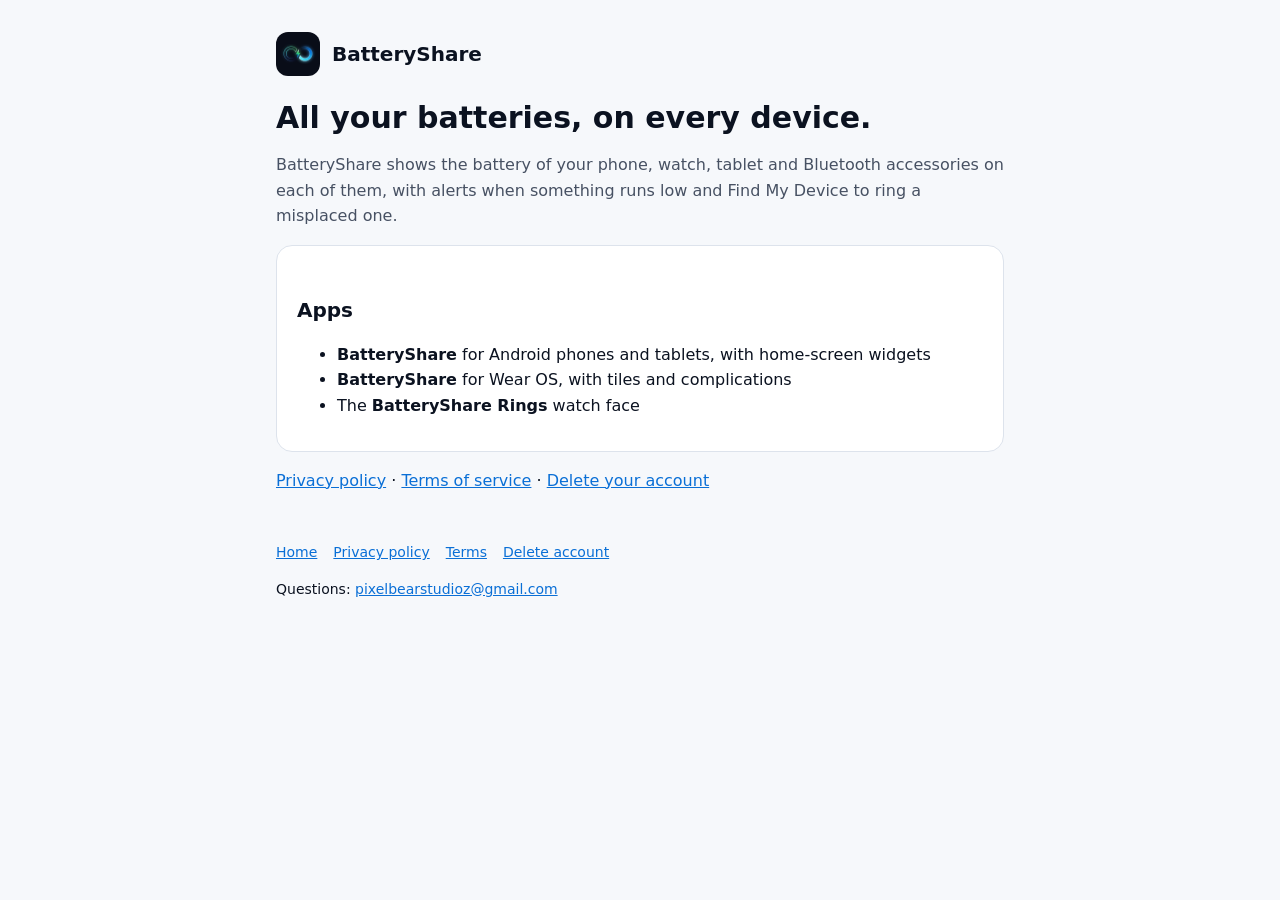
<file: index.html>
<!doctype html>
<html lang="en">
<head>
<meta charset="utf-8">
<meta name="viewport" content="width=device-width, initial-scale=1">
<title>Battery for all your devices · BatteryShare</title>
<meta name="description" content="BatteryShare: battery levels of your phone, watch, tablet and accessories in one place.">
<link rel="icon" href="icon.png">
<link rel="stylesheet" href="style.css">
</head>
<body>
<main>
<header><img src="icon.png" alt=""><a href="index.html">BatteryShare</a></header>

<h1>All your batteries, on every device.</h1>
<p class="muted">BatteryShare shows the battery of your phone, watch, tablet and Bluetooth accessories on each of them, with alerts when something runs low and Find My Device to ring a misplaced one.</p>
<div class="card">
<h2>Apps</h2>
<ul>
<li><strong>BatteryShare</strong> for Android phones and tablets, with home-screen widgets</li>
<li><strong>BatteryShare</strong> for Wear OS, with tiles and complications</li>
<li>The <strong>BatteryShare Rings</strong> watch face</li>
</ul>
</div>
<p><a href="privacy.html">Privacy policy</a> · <a href="terms.html">Terms of service</a> · <a href="delete-account.html">Delete your account</a></p>

<footer>
<nav><a href="index.html">Home</a><a href="privacy.html">Privacy policy</a><a href="terms.html">Terms</a><a href="delete-account.html">Delete account</a></nav>
<p>Questions: <a href="mailto:pixelbearstudioz@gmail.com">pixelbearstudioz@gmail.com</a></p>
</footer>
</main>
</body>
</html>
</file>
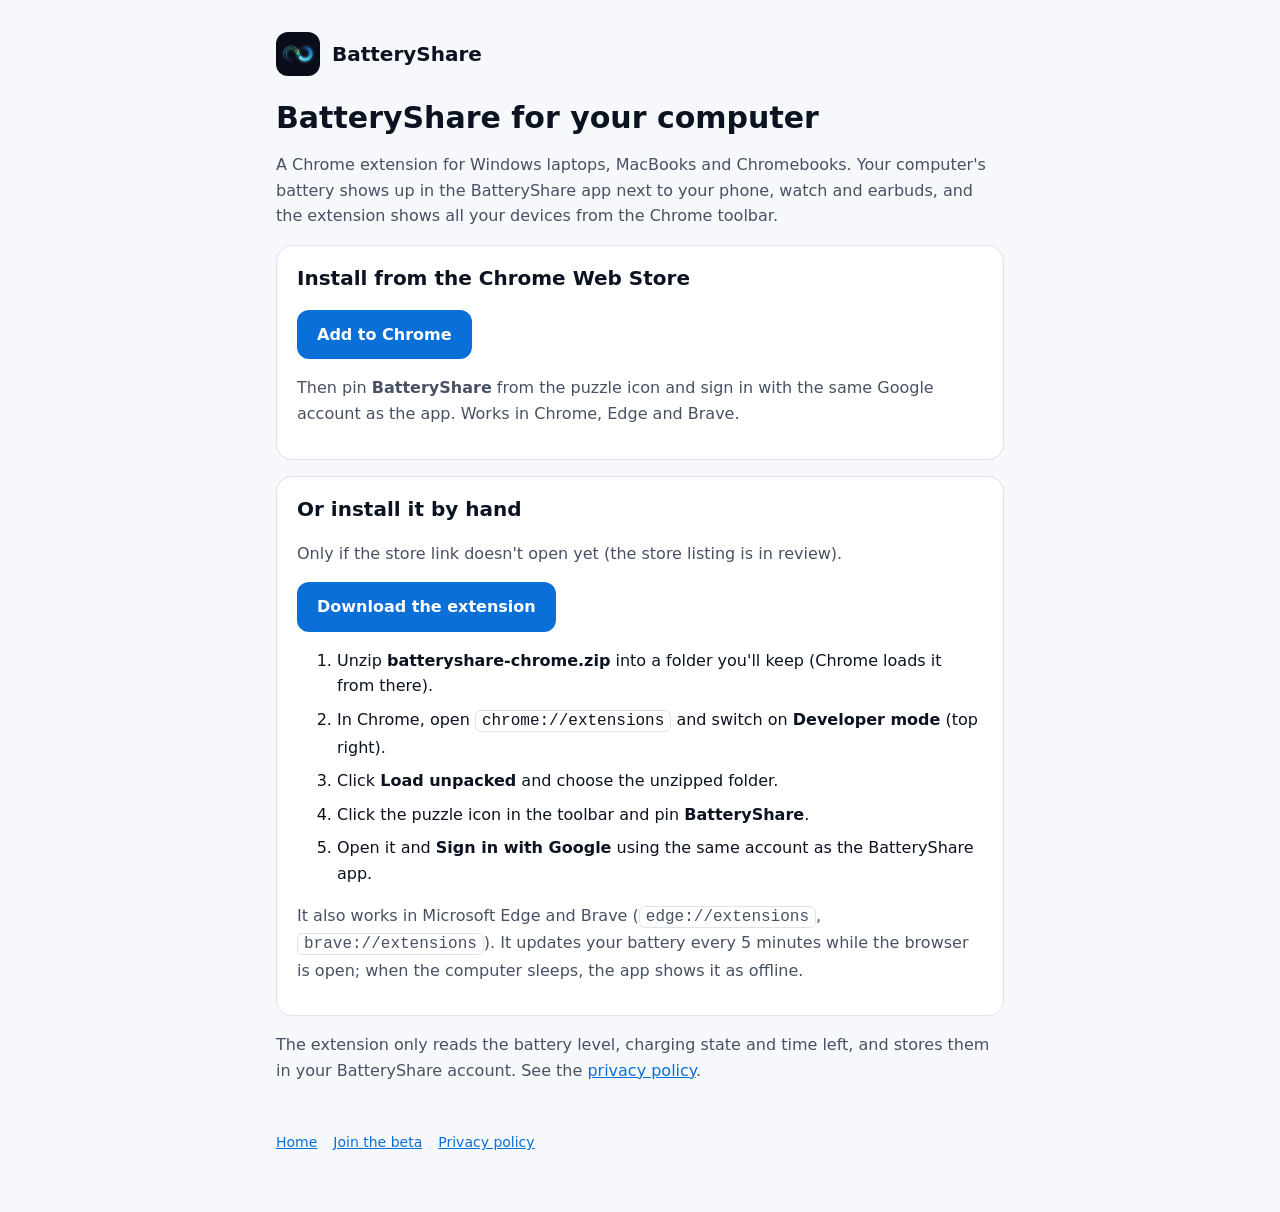
<file: computer.html>
<!doctype html>
<html lang="en">
<head>
<meta charset="utf-8">
<meta name="viewport" content="width=device-width, initial-scale=1">
<title>BatteryShare for your computer</title>
<meta name="description" content="Add your Windows laptop, MacBook or Chromebook to BatteryShare with the Chrome extension.">
<link rel="icon" href="icon.png">
<link rel="stylesheet" href="style.css">
<style>
.btn { display: inline-block; background: var(--accent); color: #fff; text-decoration: none; font-weight: 600; padding: 12px 20px; border-radius: 12px; }
ol li { margin: 8px 0; }
code { background: var(--card); border: 1px solid var(--line); border-radius: 6px; padding: 1px 6px; }
</style>
</head>
<body>
<main>
<header><img src="icon.png" alt=""><a href="index.html">BatteryShare</a></header>
<h1>BatteryShare for your computer</h1>
<p class="muted">A Chrome extension for Windows laptops, MacBooks and Chromebooks. Your computer's battery shows up in the BatteryShare app next to your phone, watch and earbuds, and the extension shows all your devices from the Chrome toolbar.</p>

<div class="card">
<h2 style="margin-top:0">Install from the Chrome Web Store</h2>
<p><a class="btn" href="https://chromewebstore.google.com/detail/memjhklnddockibbedjdppeneflbmanb" target="_blank" rel="noopener">Add to Chrome</a></p>
<p class="muted">Then pin <strong>BatteryShare</strong> from the puzzle icon and sign in with the same Google account as the app. Works in Chrome, Edge and Brave.</p>
</div>

<div class="card">
<h2 style="margin-top:0">Or install it by hand</h2>
<p class="muted">Only if the store link doesn't open yet (the store listing is in review).</p>
<p><a class="btn" href="batteryshare-chrome.zip" download>Download the extension</a></p>
<ol>
<li>Unzip <strong>batteryshare-chrome.zip</strong> into a folder you'll keep (Chrome loads it from there).</li>
<li>In Chrome, open <code>chrome://extensions</code> and switch on <strong>Developer mode</strong> (top right).</li>
<li>Click <strong>Load unpacked</strong> and choose the unzipped folder.</li>
<li>Click the puzzle icon in the toolbar and pin <strong>BatteryShare</strong>.</li>
<li>Open it and <strong>Sign in with Google</strong> using the same account as the BatteryShare app.</li>
</ol>
<p class="muted">It also works in Microsoft Edge and Brave (<code>edge://extensions</code>, <code>brave://extensions</code>). It updates your battery every 5 minutes while the browser is open; when the computer sleeps, the app shows it as offline.</p>
</div>

<p class="muted">The extension only reads the battery level, charging state and time left, and stores them in your BatteryShare account. See the <a href="privacy.html">privacy policy</a>.</p>

<footer>
<nav><a href="index.html">Home</a><a href="join.html">Join the beta</a><a href="privacy.html">Privacy policy</a></nav>
</footer>
</main>
</body>
</html>
</file>
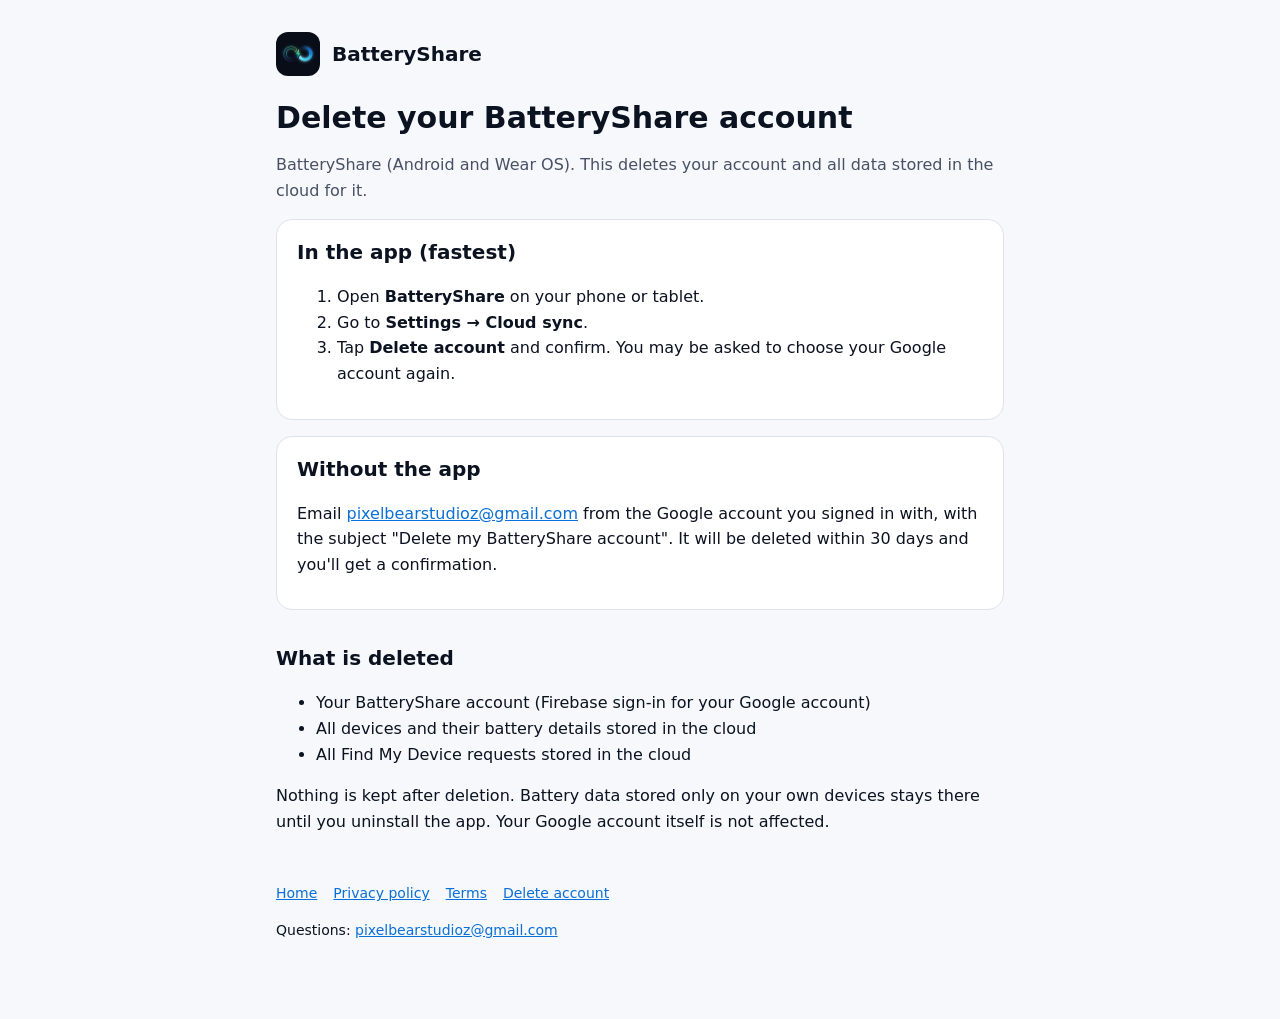
<file: delete-account.html>
<!doctype html>
<html lang="en">
<head>
<meta charset="utf-8">
<meta name="viewport" content="width=device-width, initial-scale=1">
<title>Delete your account · BatteryShare</title>
<meta name="description" content="How to delete your BatteryShare account and cloud data.">
<link rel="icon" href="icon.png">
<link rel="stylesheet" href="style.css">
</head>
<body>
<main>
<header><img src="icon.png" alt=""><a href="index.html">BatteryShare</a></header>

<h1>Delete your BatteryShare account</h1>
<p class="muted">BatteryShare (Android and Wear OS). This deletes your account and all data stored in the cloud for it.</p>
<div class="card">
<h2 style="margin-top:0">In the app (fastest)</h2>
<ol>
<li>Open <strong>BatteryShare</strong> on your phone or tablet.</li>
<li>Go to <strong>Settings → Cloud sync</strong>.</li>
<li>Tap <strong>Delete account</strong> and confirm. You may be asked to choose your Google account again.</li>
</ol>
</div>
<div class="card">
<h2 style="margin-top:0">Without the app</h2>
<p>Email <a href="mailto:pixelbearstudioz@gmail.com?subject=Delete%20my%20BatteryShare%20account">pixelbearstudioz@gmail.com</a> from the Google account you signed in with, with the subject "Delete my BatteryShare account". It will be deleted within 30 days and you'll get a confirmation.</p>
</div>
<h2>What is deleted</h2>
<ul>
<li>Your BatteryShare account (Firebase sign-in for your Google account)</li>
<li>All devices and their battery details stored in the cloud</li>
<li>All Find My Device requests stored in the cloud</li>
</ul>
<p>Nothing is kept after deletion. Battery data stored only on your own devices stays there until you uninstall the app. Your Google account itself is not affected.</p>

<footer>
<nav><a href="index.html">Home</a><a href="privacy.html">Privacy policy</a><a href="terms.html">Terms</a><a href="delete-account.html">Delete account</a></nav>
<p>Questions: <a href="mailto:pixelbearstudioz@gmail.com">pixelbearstudioz@gmail.com</a></p>
</footer>
</main>
</body>
</html>
</file>
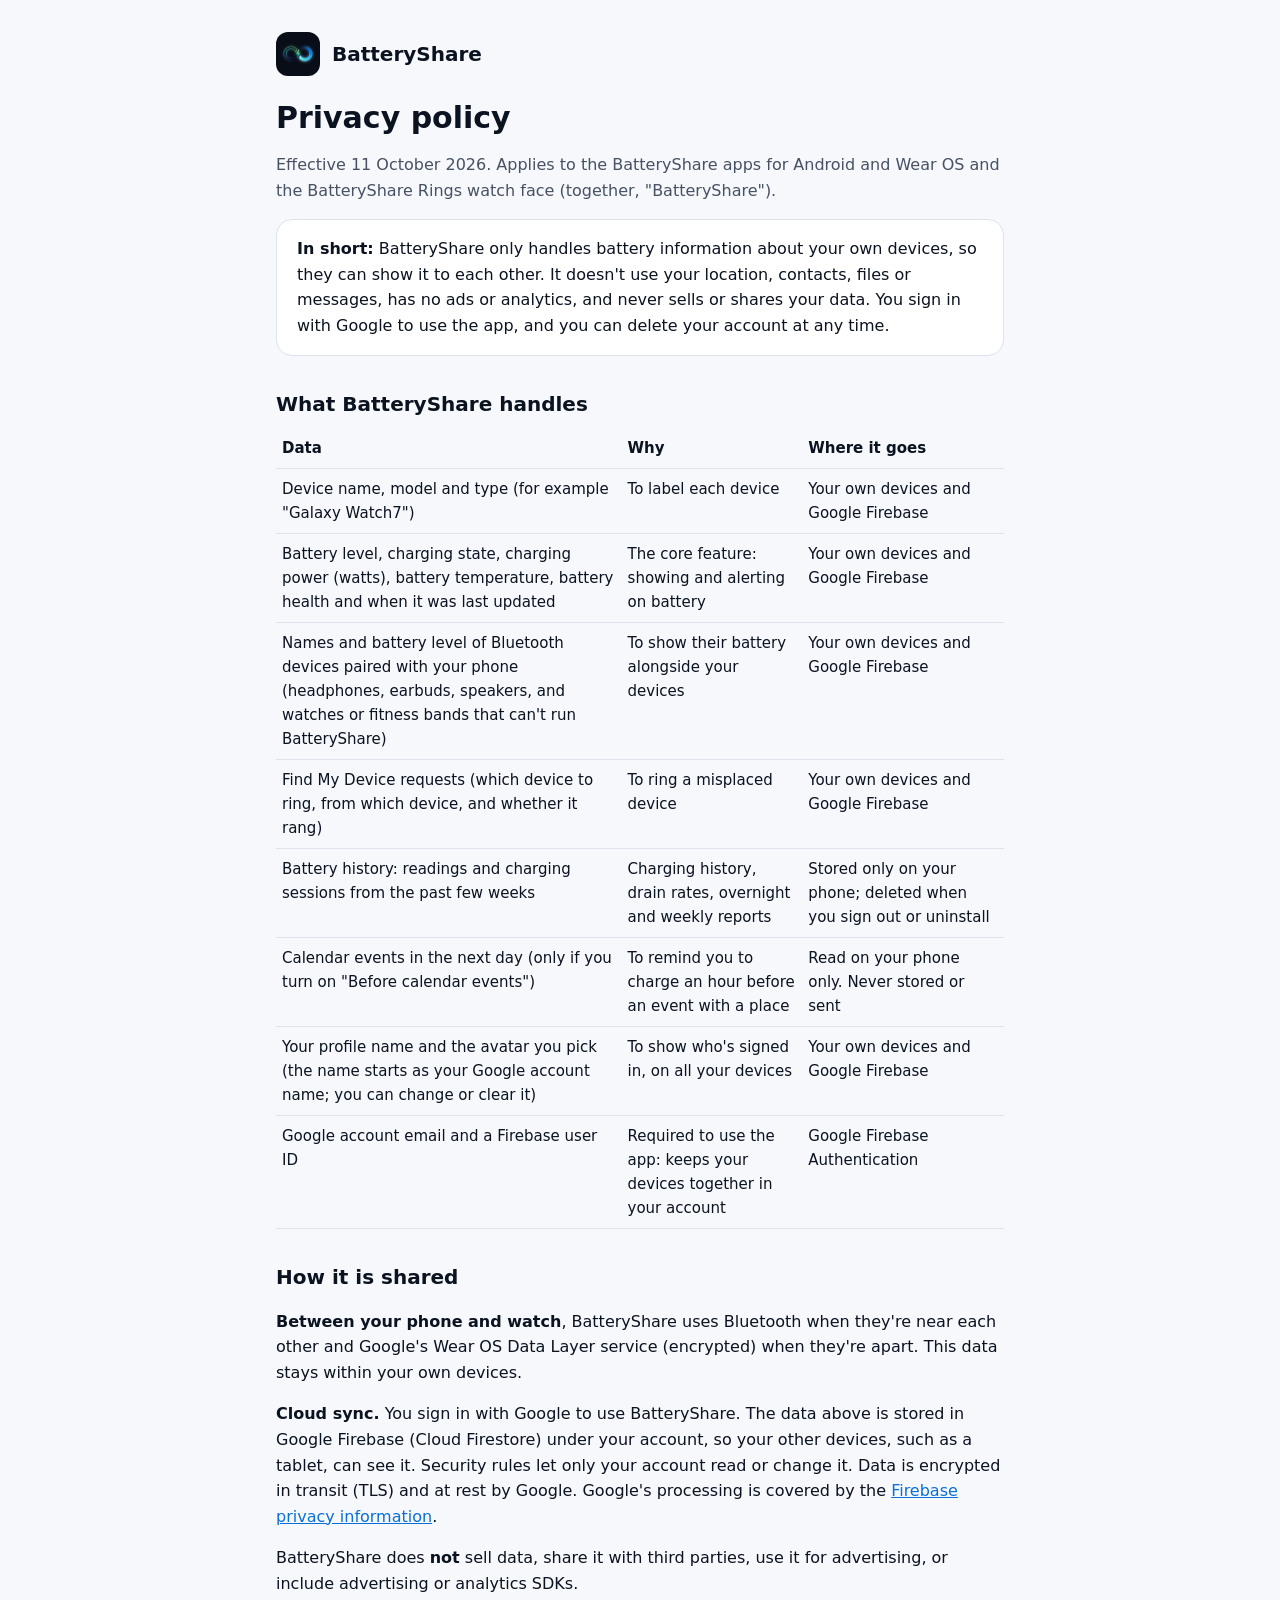
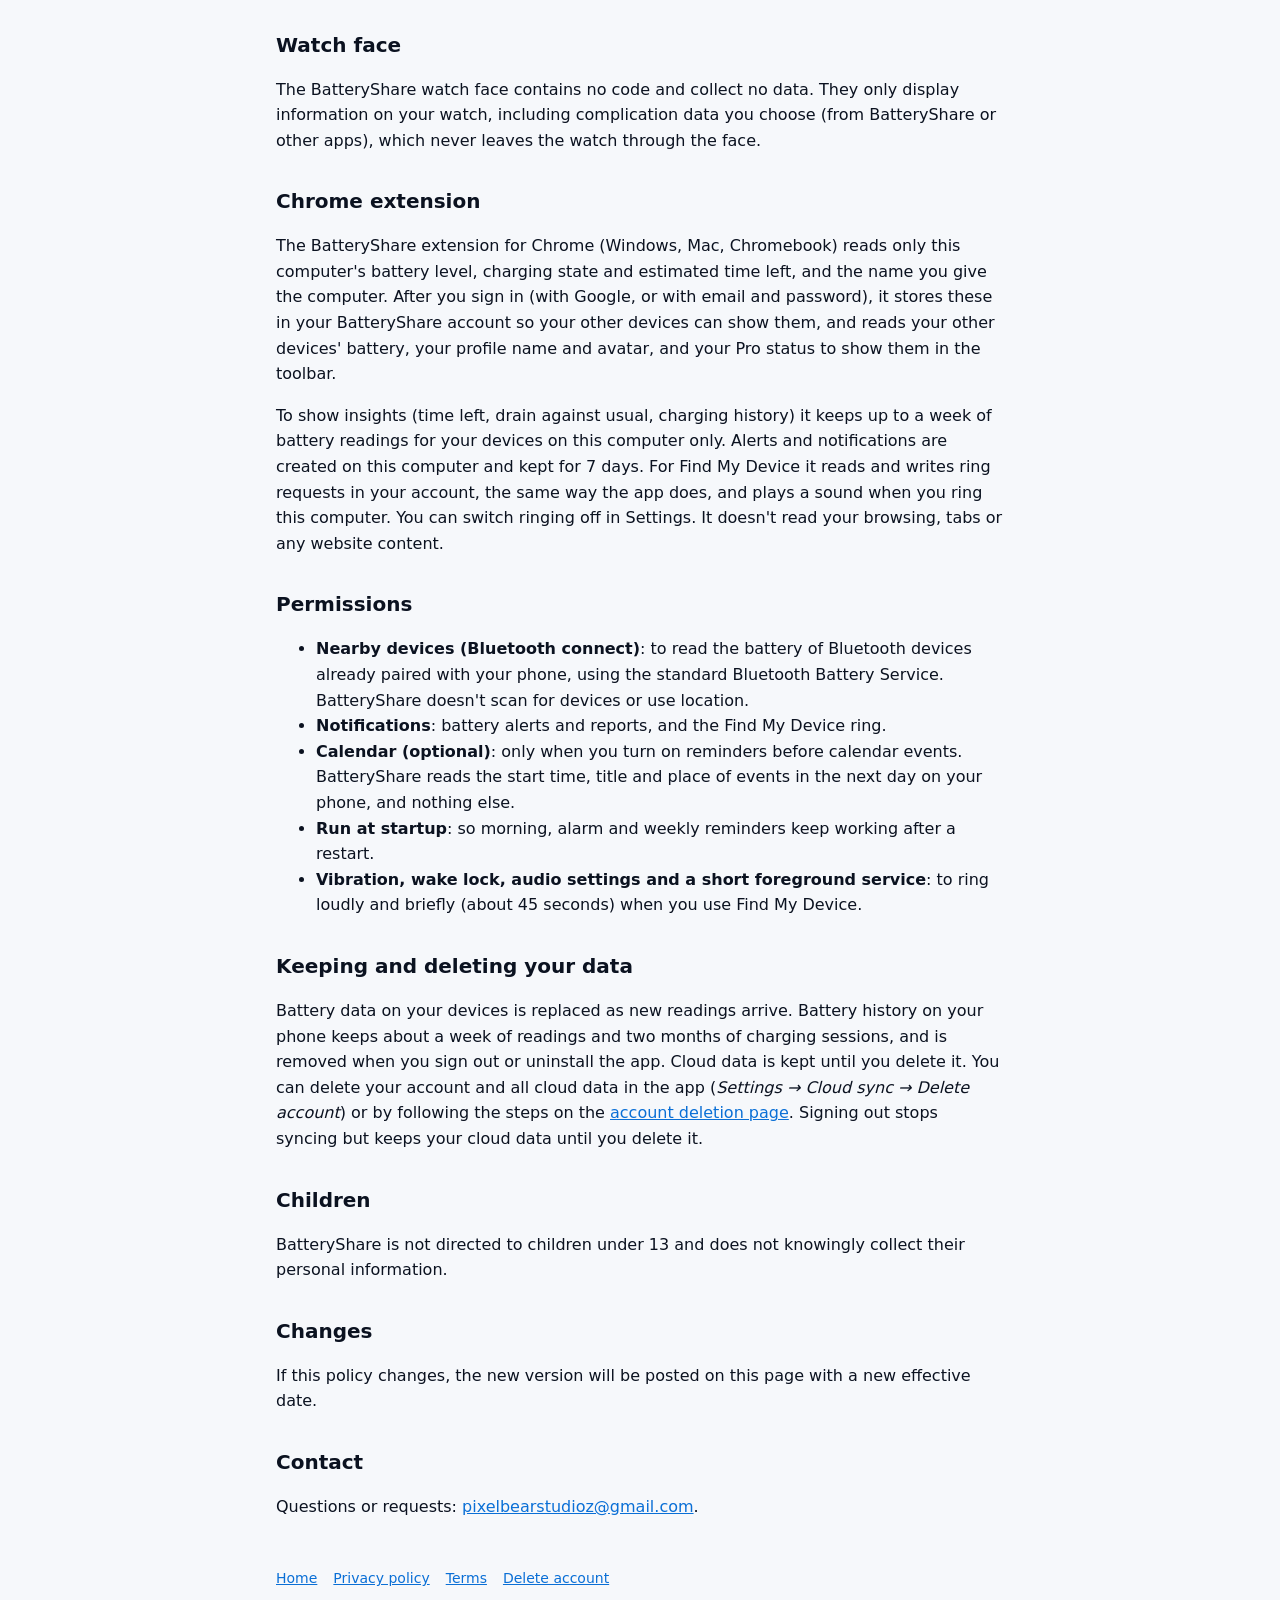
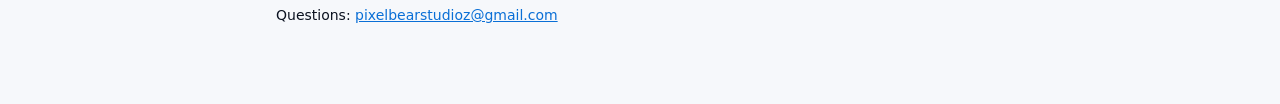
<file: privacy.html>
<!doctype html>
<html lang="en">
<head>
<meta charset="utf-8">
<meta name="viewport" content="width=device-width, initial-scale=1">
<title>Privacy policy · BatteryShare</title>
<meta name="description" content="BatteryShare privacy policy: what battery data is handled, how it's shared between your own devices, and how to delete it.">
<link rel="icon" href="icon.png">
<link rel="stylesheet" href="style.css">
</head>
<body>
<main>
<header><img src="icon.png" alt=""><a href="index.html">BatteryShare</a></header>

<h1>Privacy policy</h1>
<p class="muted">Effective 11 October 2026. Applies to the BatteryShare apps for Android and Wear OS and the BatteryShare Rings watch face (together, "BatteryShare").</p>

<div class="card"><strong>In short:</strong> BatteryShare only handles battery information about your own devices, so they can show it to each other. It doesn't use your location, contacts, files or messages, has no ads or analytics, and never sells or shares your data. You sign in with Google to use the app, and you can delete your account at any time.</div>

<h2>What BatteryShare handles</h2>
<table>
<tr><th>Data</th><th>Why</th><th>Where it goes</th></tr>
<tr><td>Device name, model and type (for example "Galaxy Watch7")</td><td>To label each device</td><td>Your own devices and Google Firebase</td></tr>
<tr><td>Battery level, charging state, charging power (watts), battery temperature, battery health and when it was last updated</td><td>The core feature: showing and alerting on battery</td><td>Your own devices and Google Firebase</td></tr>
<tr><td>Names and battery level of Bluetooth devices paired with your phone (headphones, earbuds, speakers, and watches or fitness bands that can't run BatteryShare)</td><td>To show their battery alongside your devices</td><td>Your own devices and Google Firebase</td></tr>
<tr><td>Find My Device requests (which device to ring, from which device, and whether it rang)</td><td>To ring a misplaced device</td><td>Your own devices and Google Firebase</td></tr>
<tr><td>Battery history: readings and charging sessions from the past few weeks</td><td>Charging history, drain rates, overnight and weekly reports</td><td>Stored only on your phone; deleted when you sign out or uninstall</td></tr>
<tr><td>Calendar events in the next day (only if you turn on "Before calendar events")</td><td>To remind you to charge an hour before an event with a place</td><td>Read on your phone only. Never stored or sent</td></tr>
<tr><td>Your profile name and the avatar you pick (the name starts as your Google account name; you can change or clear it)</td><td>To show who's signed in, on all your devices</td><td>Your own devices and Google Firebase</td></tr>
<tr><td>Google account email and a Firebase user ID</td><td>Required to use the app: keeps your devices together in your account</td><td>Google Firebase Authentication</td></tr>
</table>

<h2>How it is shared</h2>
<p><strong>Between your phone and watch</strong>, BatteryShare uses Bluetooth when they're near each other and Google's Wear OS Data Layer service (encrypted) when they're apart. This data stays within your own devices.</p>
<p><strong>Cloud sync.</strong> You sign in with Google to use BatteryShare. The data above is stored in Google Firebase (Cloud Firestore) under your account, so your other devices, such as a tablet, can see it. Security rules let only your account read or change it. Data is encrypted in transit (TLS) and at rest by Google. Google's processing is covered by the <a href="https://firebase.google.com/support/privacy">Firebase privacy information</a>.</p>
<p>BatteryShare does <strong>not</strong> sell data, share it with third parties, use it for advertising, or include advertising or analytics SDKs.</p>

<h2>Watch face</h2>
<p>The BatteryShare watch face contains no code and collect no data. They only display information on your watch, including complication data you choose (from BatteryShare or other apps), which never leaves the watch through the face.</p>

<h2>Chrome extension</h2>
<p>The BatteryShare extension for Chrome (Windows, Mac, Chromebook) reads only this computer's battery level, charging state and estimated time left, and the name you give the computer. After you sign in (with Google, or with email and password), it stores these in your BatteryShare account so your other devices can show them, and reads your other devices' battery, your profile name and avatar, and your Pro status to show them in the toolbar.</p>
<p>To show insights (time left, drain against usual, charging history) it keeps up to a week of battery readings for your devices on this computer only. Alerts and notifications are created on this computer and kept for 7 days. For Find My Device it reads and writes ring requests in your account, the same way the app does, and plays a sound when you ring this computer. You can switch ringing off in Settings. It doesn't read your browsing, tabs or any website content.</p>

<h2>Permissions</h2>
<ul>
<li><strong>Nearby devices (Bluetooth connect)</strong>: to read the battery of Bluetooth devices already paired with your phone, using the standard Bluetooth Battery Service. BatteryShare doesn't scan for devices or use location.</li>
<li><strong>Notifications</strong>: battery alerts and reports, and the Find My Device ring.</li>
<li><strong>Calendar (optional)</strong>: only when you turn on reminders before calendar events. BatteryShare reads the start time, title and place of events in the next day on your phone, and nothing else.</li>
<li><strong>Run at startup</strong>: so morning, alarm and weekly reminders keep working after a restart.</li>
<li><strong>Vibration, wake lock, audio settings and a short foreground service</strong>: to ring loudly and briefly (about 45 seconds) when you use Find My Device.</li>
</ul>

<h2>Keeping and deleting your data</h2>
<p>Battery data on your devices is replaced as new readings arrive. Battery history on your phone keeps about a week of readings and two months of charging sessions, and is removed when you sign out or uninstall the app. Cloud data is kept until you delete it. You can delete your account and all cloud data in the app (<em>Settings → Cloud sync → Delete account</em>) or by following the steps on the <a href="delete-account.html">account deletion page</a>. Signing out stops syncing but keeps your cloud data until you delete it.</p>

<h2>Children</h2>
<p>BatteryShare is not directed to children under 13 and does not knowingly collect their personal information.</p>

<h2>Changes</h2>
<p>If this policy changes, the new version will be posted on this page with a new effective date.</p>

<h2>Contact</h2>
<p>Questions or requests: <a href="mailto:pixelbearstudioz@gmail.com">pixelbearstudioz@gmail.com</a>.</p>

<footer>
<nav><a href="index.html">Home</a><a href="privacy.html">Privacy policy</a><a href="terms.html">Terms</a><a href="delete-account.html">Delete account</a></nav>
<p>Questions: <a href="mailto:pixelbearstudioz@gmail.com">pixelbearstudioz@gmail.com</a></p>
</footer>
</main>
</body>
</html>
</file>
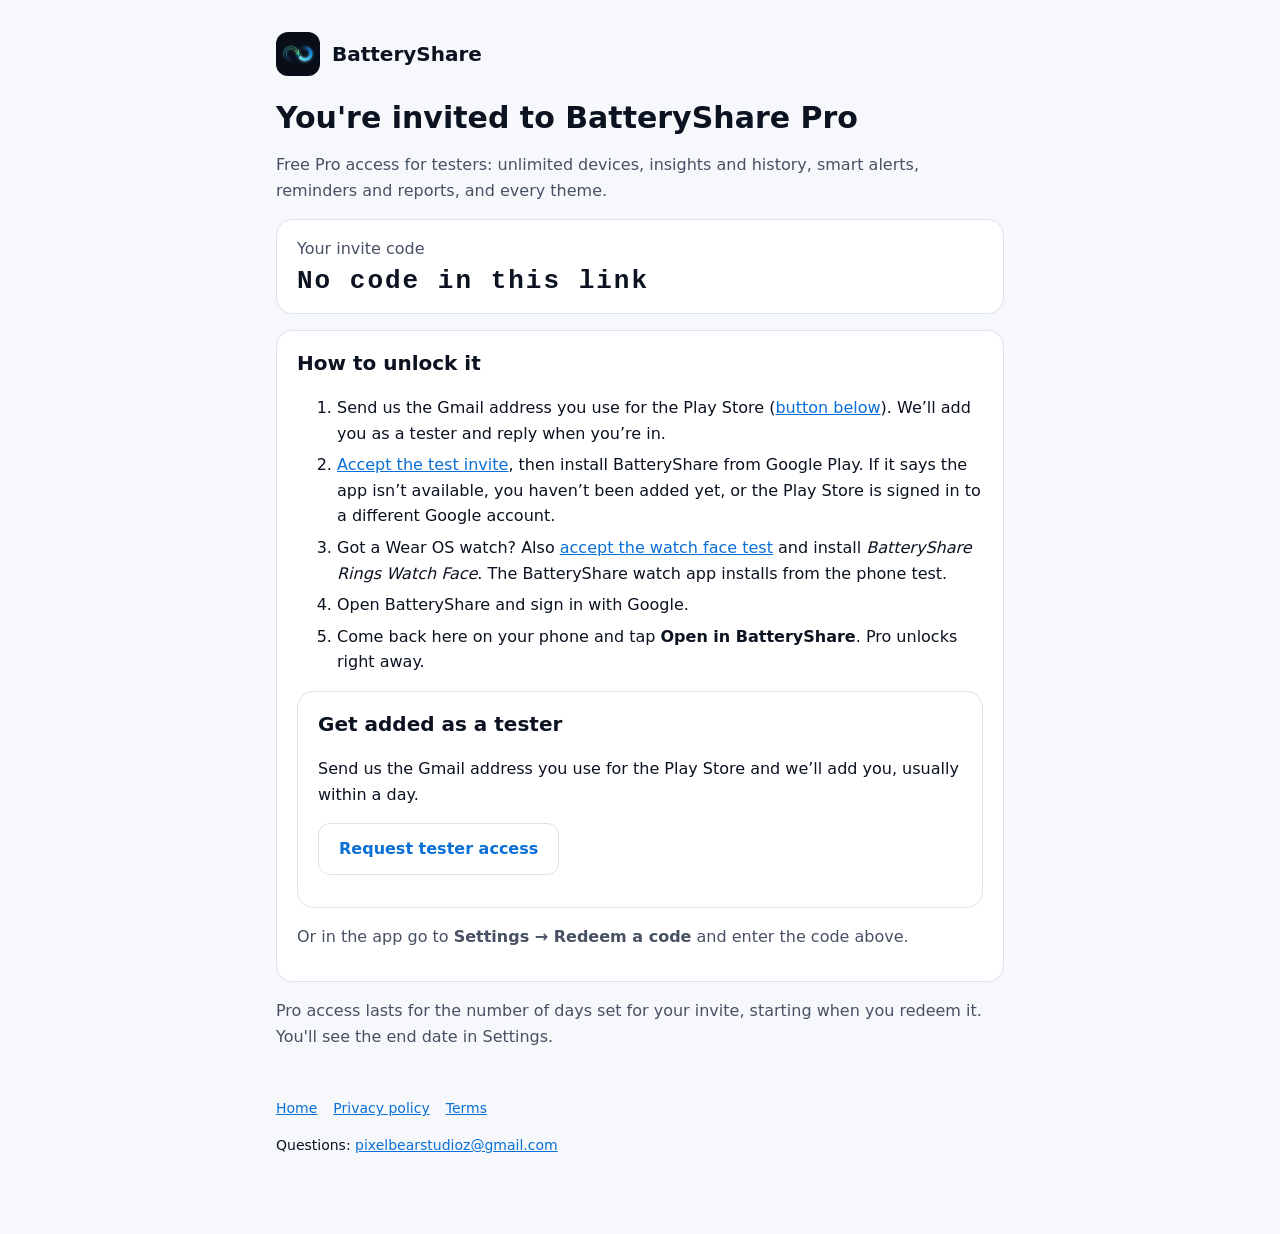
<file: pro.html>
<!doctype html>
<html lang="en">
<head>
<meta charset="utf-8">
<meta name="viewport" content="width=device-width, initial-scale=1">
<title>Free Pro invite · BatteryShare</title>
<meta name="description" content="You're invited to test BatteryShare Pro for free.">
<meta name="robots" content="noindex">
<link rel="icon" href="icon.png">
<link rel="stylesheet" href="style.css">
<style>
.code { font: 700 26px/1.2 ui-monospace, SFMono-Regular, Menlo, monospace; letter-spacing: 2px; }
.row { display: flex; align-items: center; justify-content: space-between; gap: 12px; flex-wrap: wrap; }
.btn { display: inline-block; background: var(--accent); color: #fff; text-decoration: none; font-weight: 600; padding: 12px 20px; border-radius: 12px; border: 0; font-size: 16px; cursor: pointer; }
.btn.ghost { background: transparent; color: var(--accent); border: 1px solid var(--line); }
ol li { margin: 6px 0; }
</style>
</head>
<body>
<main>
<header><img src="icon.png" alt=""><a href="index.html">BatteryShare</a></header>

<h1>You're invited to BatteryShare Pro</h1>
<p class="muted">Free Pro access for testers: unlimited devices, insights and history, smart alerts, reminders and reports, and every theme.</p>

<div class="card" id="codeCard">
  <p class="muted" style="margin:0 0 4px">Your invite code</p>
  <div class="row">
    <span class="code" id="code">—</span>
    <button class="btn ghost" id="copy" type="button">Copy code</button>
  </div>
</div>

<div class="card">
<h2 style="margin-top:0">How to unlock it</h2>
<ol>
<li>Send us the Gmail address you use for the Play Store (<a href="#requestCard">button below</a>). We&rsquo;ll add you as a tester and reply when you&rsquo;re in.</li>
<li><a id="join" href="https://play.google.com/apps/testing/com.batteryshare.app" target="_blank" rel="noopener">Accept the test invite</a>, then install BatteryShare from Google Play. If it says the app isn&rsquo;t available, you haven&rsquo;t been added yet, or the Play Store is signed in to a different Google account.</li>
<li>Got a Wear OS watch? Also <a href="https://play.google.com/apps/testing/com.batteryshare.app.face.rings" target="_blank" rel="noopener">accept the watch face test</a> and install <em>BatteryShare Rings Watch Face</em>. The BatteryShare watch app installs from the phone test.</li>
<li>Open BatteryShare and sign in with Google.</li>
<li>Come back here on your phone and tap <strong>Open in BatteryShare</strong>. Pro unlocks right away.</li>
</ol>
<p><a class="btn" id="open" href="#">Open in BatteryShare</a></p>
<div class="card" id="requestCard">
<h2 style="margin-top:0">Get added as a tester</h2>
<p>Send us the Gmail address you use for the Play Store and we&rsquo;ll add you, usually within a day.</p>
<p><a class="btn ghost" id="request" href="mailto:pixelbearstudioz@gmail.com?subject=BatteryShare%20tester%20access&amp;body=Please%20add%20me%20as%20a%20BatteryShare%20tester.%0A%0AMy%20Play%20Store%20Gmail%3A%20">Request tester access</a></p>
</div>

<p class="muted">Or in the app go to <strong>Settings → Redeem a code</strong> and enter the code above.</p>
</div>

<p class="muted">Pro access lasts for the number of days set for your invite, starting when you redeem it. You'll see the end date in Settings.</p>

<footer>
<nav><a href="index.html">Home</a><a href="privacy.html">Privacy policy</a><a href="terms.html">Terms</a></nav>
<p>Questions: <a href="mailto:pixelbearstudioz@gmail.com">pixelbearstudioz@gmail.com</a></p>
</footer>
</main>
<script>
(function () {
  var raw = new URLSearchParams(location.search).get('code') || '';
  var code = raw.toUpperCase().replace(/[^A-Z0-9-]/g, '').slice(0, 40);
  var el = document.getElementById('code');
  var open = document.getElementById('open');
  if (!code) {
    el.textContent = 'No code in this link';
    document.getElementById('copy').style.display = 'none';
    open.style.display = 'none';
    return;
  }
  el.textContent = code;
  var join = document.getElementById('join').href;
  var android = /Android/i.test(navigator.userAgent);
  // Opens the app if installed, otherwise Google Play (the test page).
  open.href = android
    ? 'intent://pro?code=' + encodeURIComponent(code) +
      '#Intent;scheme=batteryshare;package=com.batteryshare.app;S.browser_fallback_url=' +
      encodeURIComponent(join) + ';end'
    : 'batteryshare://pro?code=' + encodeURIComponent(code);
  document.getElementById('copy').addEventListener('click', function () {
    var btn = this;
    function done() { btn.textContent = 'Copied'; setTimeout(function () { btn.textContent = 'Copy code'; }, 1500); }
    if (navigator.clipboard) navigator.clipboard.writeText(code).then(done, done); else done();
  });
})();
</script>
</body>
</html>
</file>
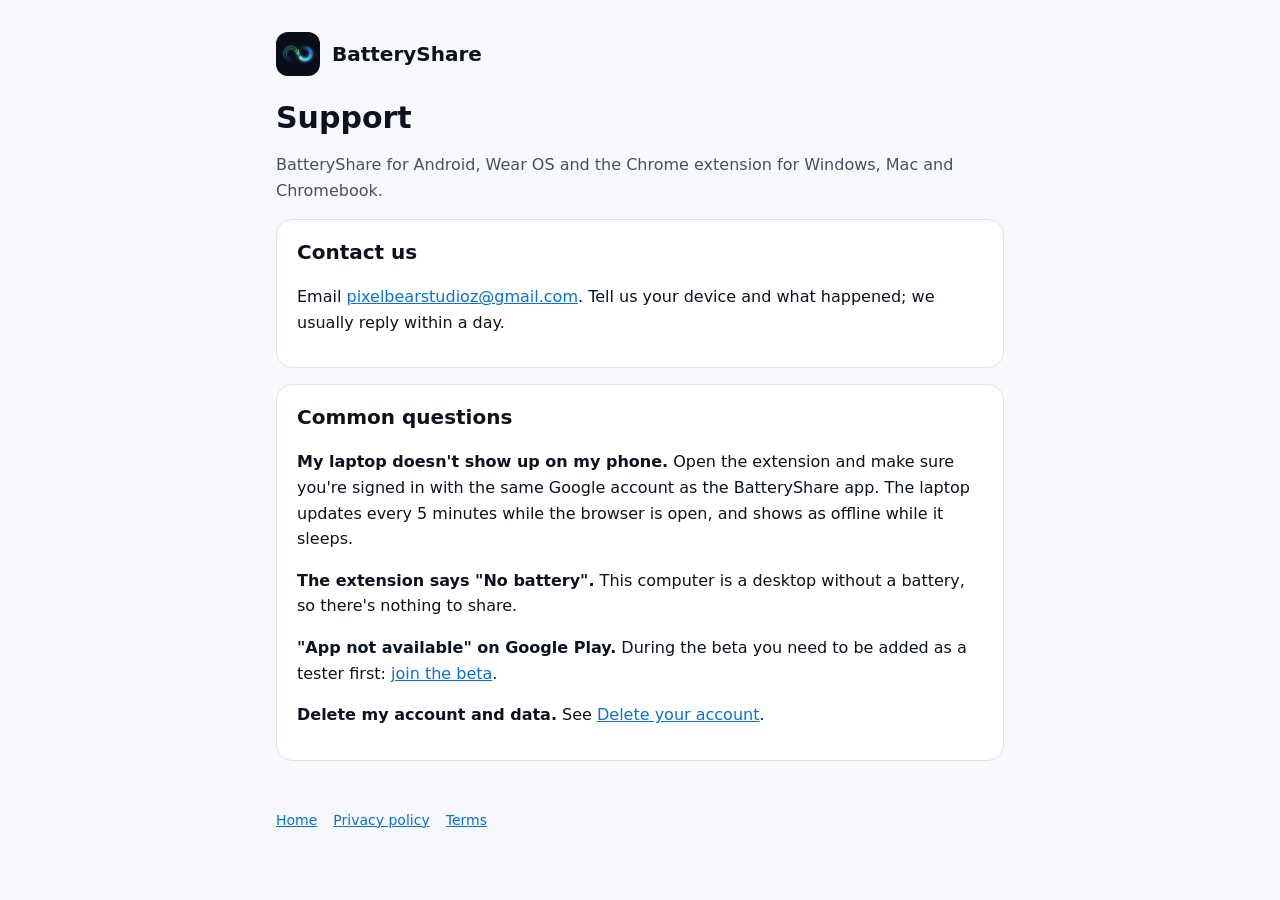
<file: support.html>
<!doctype html>
<html lang="en">
<head>
<meta charset="utf-8">
<meta name="viewport" content="width=device-width, initial-scale=1">
<title>Support · BatteryShare</title>
<link rel="icon" href="icon.png">
<link rel="stylesheet" href="style.css">
</head>
<body>
<main>
<header><img src="icon.png" alt=""><a href="index.html">BatteryShare</a></header>
<h1>Support</h1>
<p class="muted">BatteryShare for Android, Wear OS and the Chrome extension for Windows, Mac and Chromebook.</p>
<div class="card">
<h2 style="margin-top:0">Contact us</h2>
<p>Email <a href="mailto:pixelbearstudioz@gmail.com?subject=BatteryShare%20support">pixelbearstudioz@gmail.com</a>. Tell us your device and what happened; we usually reply within a day.</p>
</div>
<div class="card">
<h2 style="margin-top:0">Common questions</h2>
<p><strong>My laptop doesn't show up on my phone.</strong> Open the extension and make sure you're signed in with the same Google account as the BatteryShare app. The laptop updates every 5 minutes while the browser is open, and shows as offline while it sleeps.</p>
<p><strong>The extension says "No battery".</strong> This computer is a desktop without a battery, so there's nothing to share.</p>
<p><strong>"App not available" on Google Play.</strong> During the beta you need to be added as a tester first: <a href="join.html">join the beta</a>.</p>
<p><strong>Delete my account and data.</strong> See <a href="delete-account.html">Delete your account</a>.</p>
</div>
<footer>
<nav><a href="index.html">Home</a><a href="privacy.html">Privacy policy</a><a href="terms.html">Terms</a></nav>
</footer>
</main>
</body>
</html>
</file>
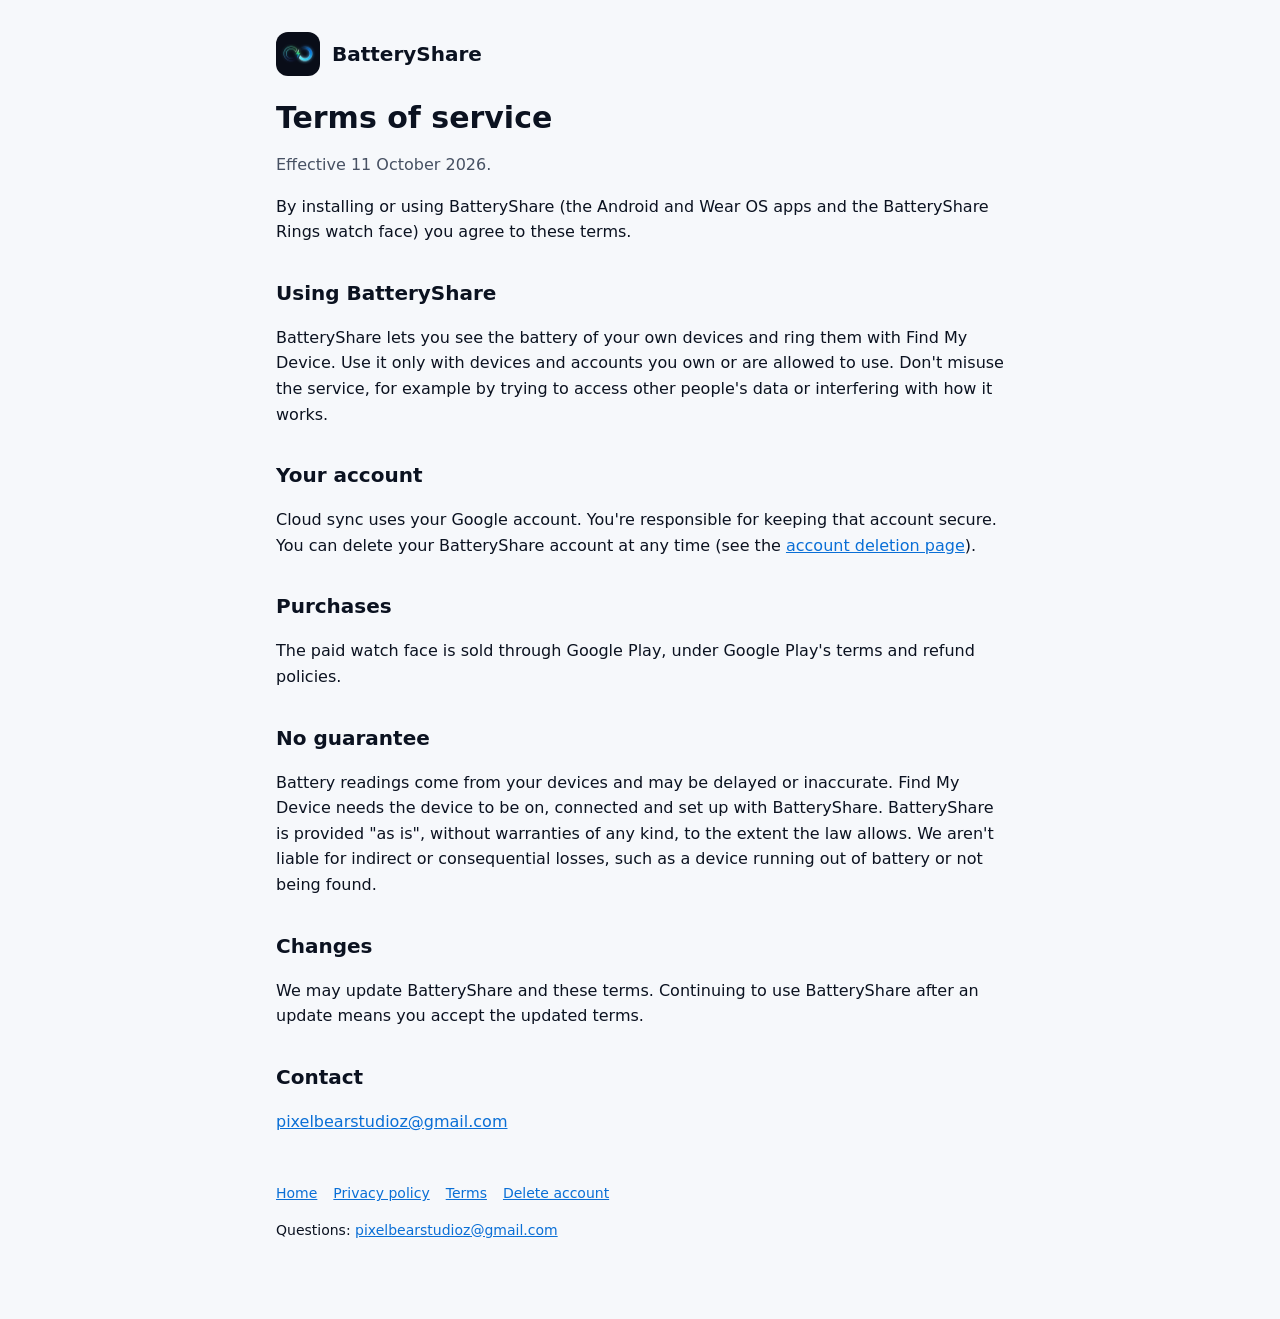
<file: terms.html>
<!doctype html>
<html lang="en">
<head>
<meta charset="utf-8">
<meta name="viewport" content="width=device-width, initial-scale=1">
<title>Terms of service · BatteryShare</title>
<meta name="description" content="BatteryShare terms of service.">
<link rel="icon" href="icon.png">
<link rel="stylesheet" href="style.css">
</head>
<body>
<main>
<header><img src="icon.png" alt=""><a href="index.html">BatteryShare</a></header>

<h1>Terms of service</h1>
<p class="muted">Effective 11 October 2026.</p>
<p>By installing or using BatteryShare (the Android and Wear OS apps and the BatteryShare Rings watch face) you agree to these terms.</p>
<h2>Using BatteryShare</h2>
<p>BatteryShare lets you see the battery of your own devices and ring them with Find My Device. Use it only with devices and accounts you own or are allowed to use. Don't misuse the service, for example by trying to access other people's data or interfering with how it works.</p>
<h2>Your account</h2>
<p>Cloud sync uses your Google account. You're responsible for keeping that account secure. You can delete your BatteryShare account at any time (see the <a href="delete-account.html">account deletion page</a>).</p>
<h2>Purchases</h2>
<p>The paid watch face is sold through Google Play, under Google Play's terms and refund policies.</p>
<h2>No guarantee</h2>
<p>Battery readings come from your devices and may be delayed or inaccurate. Find My Device needs the device to be on, connected and set up with BatteryShare. BatteryShare is provided "as is", without warranties of any kind, to the extent the law allows. We aren't liable for indirect or consequential losses, such as a device running out of battery or not being found.</p>
<h2>Changes</h2>
<p>We may update BatteryShare and these terms. Continuing to use BatteryShare after an update means you accept the updated terms.</p>
<h2>Contact</h2>
<p><a href="mailto:pixelbearstudioz@gmail.com">pixelbearstudioz@gmail.com</a></p>

<footer>
<nav><a href="index.html">Home</a><a href="privacy.html">Privacy policy</a><a href="terms.html">Terms</a><a href="delete-account.html">Delete account</a></nav>
<p>Questions: <a href="mailto:pixelbearstudioz@gmail.com">pixelbearstudioz@gmail.com</a></p>
</footer>
</main>
</body>
</html>
</file>
<file: style.css>
:root { --bg: #05070d; --card: #111827; --text: #eef2f7; --muted: #a3adbd; --accent: #24bff3; --line: #233046; }
@media (prefers-color-scheme: light) { :root { --bg: #f6f8fb; --card: #ffffff; --text: #0b1220; --muted: #475163; --accent: #0a6fd6; --line: #dde3ec; } }
* { box-sizing: border-box; }
body { margin: 0; background: var(--bg); color: var(--text); font: 16px/1.6 system-ui, -apple-system, "Segoe UI", Roboto, sans-serif; }
main { max-width: 760px; margin: 0 auto; padding: 32px 16px 64px; }
header { display: flex; align-items: center; gap: 12px; margin-bottom: 24px; }
header img { width: 44px; height: 44px; border-radius: 12px; }
header a { color: var(--text); text-decoration: none; font-weight: 700; font-size: 20px; }
h1 { font-size: 30px; line-height: 1.2; margin: 8px 0 4px; }
h2 { font-size: 20px; margin: 32px 0 8px; }
p, li { color: var(--text); }
.muted { color: var(--muted); }
a { color: var(--accent); }
.card { background: var(--card); border: 1px solid var(--line); border-radius: 16px; padding: 16px 20px; margin: 16px 0; }
table { width: 100%; border-collapse: collapse; font-size: 15px; }
th, td { text-align: left; padding: 8px 6px; border-bottom: 1px solid var(--line); vertical-align: top; }
footer { margin-top: 48px; font-size: 14px; color: var(--muted); }
nav a { margin-right: 16px; }
</file>
